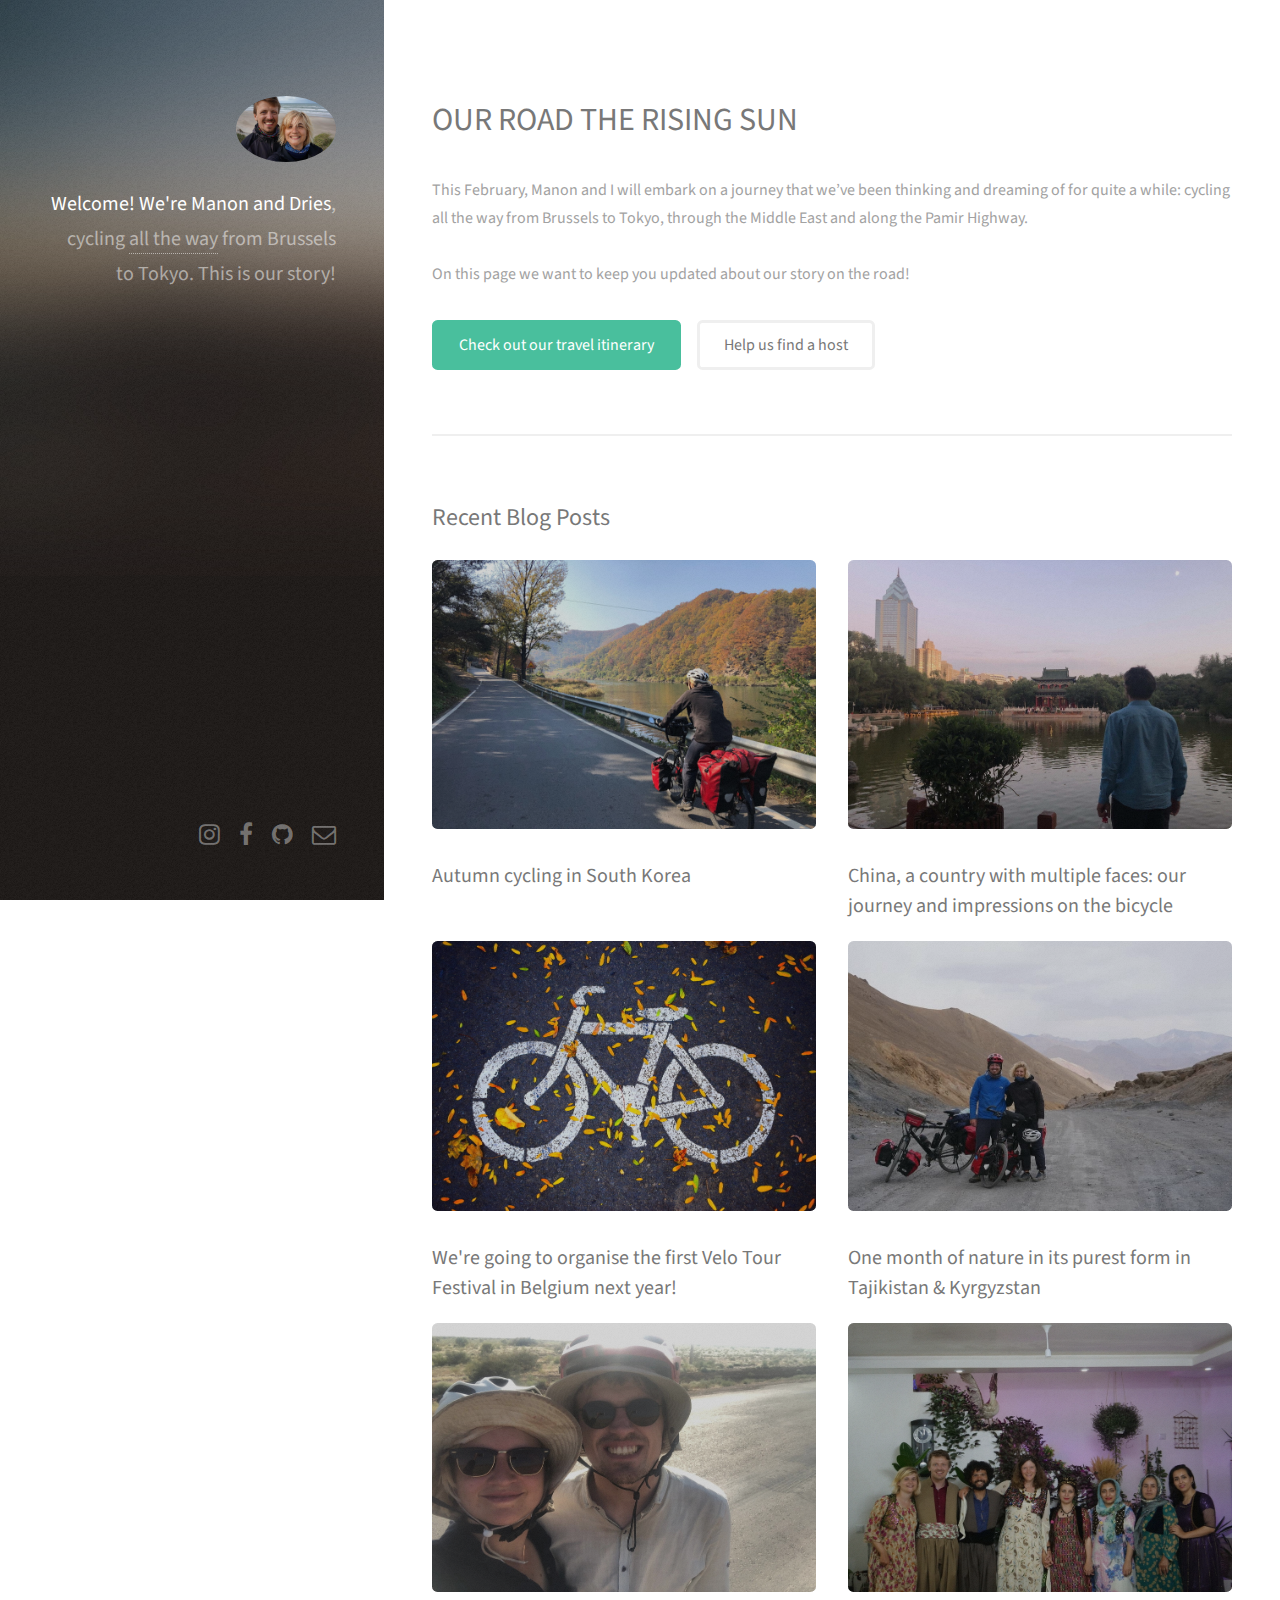
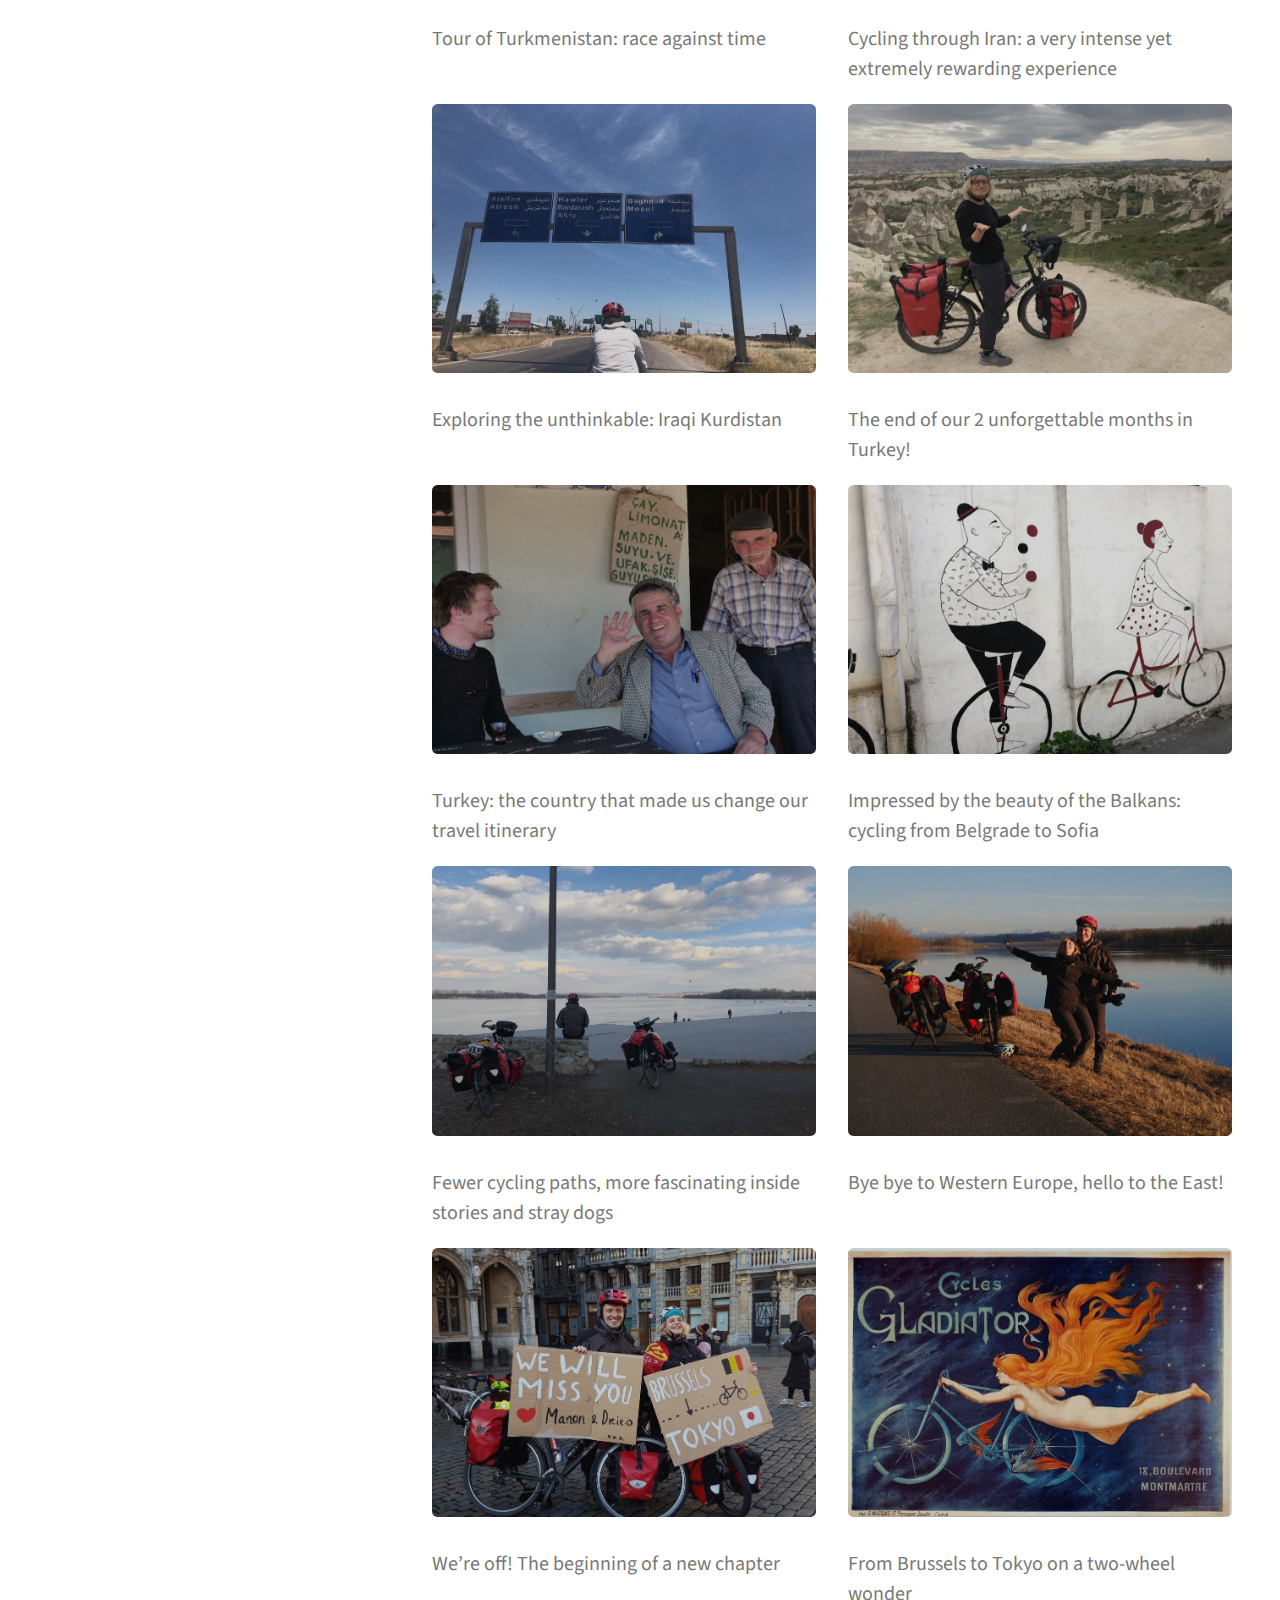
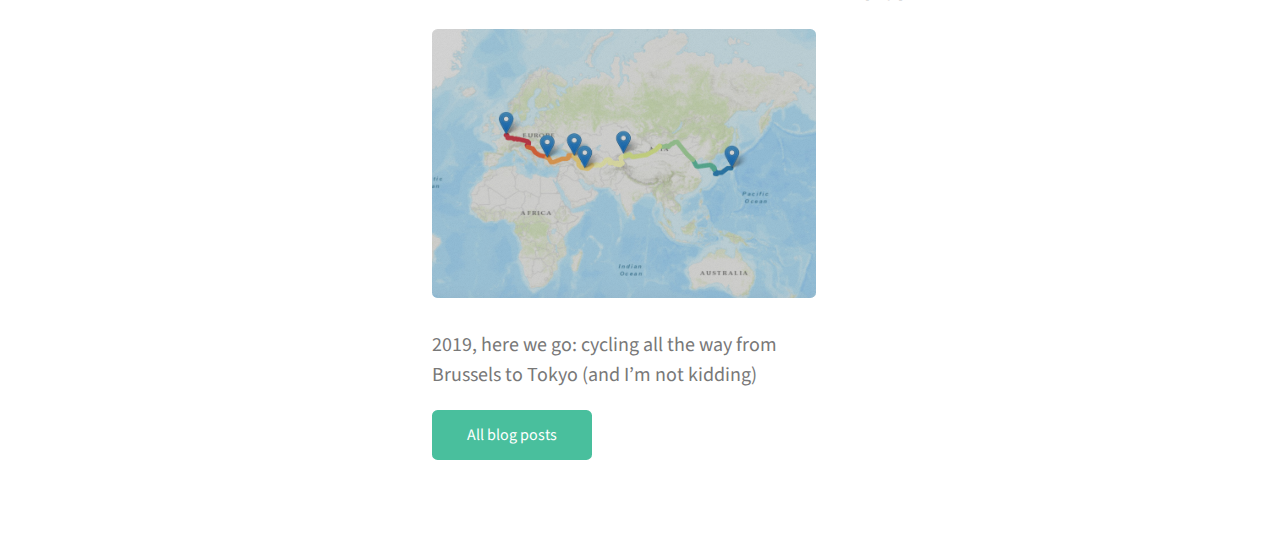
<file: blog.html>
<!DOCTYPE HTML>
<!--
	Strata by HTML5 UP
	html5up.net | @ajlkn
	Free for personal and commercial use under the CCA 3.0 license (html5up.net/license)
-->
<html>
	<head>
		<title>Road to the Rising Sun</title>
		<meta charset="utf-8" />
		<meta name="viewport" content="width=device-width, initial-scale=1, user-scalable=no" />
		<link rel="stylesheet" href="assets/css/main.css" />
	</head>
	<body class="is-preload">

		<!-- Header -->
			<header id="header">
				<div class="inner">
					<a href="#" class="image avatar"><img src="images/Avatar-team.jpg" alt="" /></a>
					<h1><strong>Welcome! We're Manon and Dries</strong>, cycling <a href="https://roadtotherisingsun.be/">all the way</a> from Brussels to Tokyo. This is our story!</h1>
				</div>
			</header>

		<!-- Main -->
			<div id="main">

				<!-- One -->
					<section id="one">
						<header class="major">
				        <h2>OUR ROAD THE RISING SUN</h2>
						</header>
						<p>This February, Manon and I will embark on a journey that we’ve been thinking and dreaming of for quite a while: cycling all the way from Brussels to Tokyo, through the Middle East and along the Pamir Highway. <br><br>On this page we want to keep you updated about our story on the road!</p>
                        <ul class="actions">
								<li><a href="index.html" target="_blank" class="button primary">Check out our travel itinerary</a></li>
								<li><a href="https://goo.gl/forms/TqDCcqIWhUJdXmvv2" target="_blank" class="button">Help us find a host</a></li>
				        </ul>
					</section>

				<!-- Two -->
					<section id="two">
						<h2>Recent Blog Posts</h2>
						<div class="row">
							<article class="col-6 col-12-xsmall">
								<a href="https://medium.com/road-to-the-rising-sun/autumn-cycling-in-south-korea-4c754d76fb71" target="_blank" class="image fit thumb"><img src="images/Autumn.jpg" alt="" /></a>
								<h3>Autumn cycling in South Korea</h3>
							</article>
							<article class="col-6 col-12-xsmall">
								<a href="https://medium.com/road-to-the-rising-sun/china-a-country-with-multiple-faces-our-journey-and-impressions-on-the-bicycle-4c38e9a638ab" target="_blank" class="image fit thumb"><img src="images/China.jpg" alt="" /></a>
								<h3>China, a country with multiple faces: our journey and impressions on the bicycle</h3>
							</article>
							<article class="col-6 col-12-xsmall">
								<a href="https://velotourfestival.be/" target="_blank" class="image fit thumb"><img src="images/velotourfestival.jpg" alt="" /></a>
								<h3>We're going to organise the first Velo Tour Festival in Belgium next year!</h3>
							</article>
							<article class="col-6 col-12-xsmall">
								<a href="https://medium.com/road-to-the-rising-sun/one-month-of-nature-in-its-purest-form-in-tajikistan-kyrgyzstan-dbcd5d310e9b" target="_blank" class="image fit thumb"><img src="images/Akbaital.jpg" alt="" /></a>
								<h3>One month of nature in its purest form in Tajikistan & Kyrgyzstan</h3>
							</article>
							<article class="col-6 col-12-xsmall">
								<a href="https://medium.com/road-to-the-rising-sun/tour-of-turkmenistan-race-against-time-5db84b508a06" target="_blank" class="image fit thumb"><img src="images/heatprotection.jpg" alt="" /></a>
								<h3>Tour of Turkmenistan: race against time</h3>
							</article>
							<article class="col-6 col-12-xsmall">
								<a href="https://medium.com/road-to-the-rising-sun/cycling-through-iran-a-very-intense-yet-extremely-rewarding-experience-b1c43f29591b" target="_blank" class="image fit thumb"><img src="images/clothes.jpg" alt="" /></a>
								<h3>Cycling through Iran: a very intense yet extremely rewarding experience</h3>
							</article>
							<article class="col-6 col-12-xsmall">
								<a href="https://medium.com/road-to-the-rising-sun/exploring-the-unthinkable-iraqi-kurdistan-f98960587747" target="_blank" class="image fit thumb"><img src="images/IraqiKurdistan.jpg" alt="" /></a>
								<h3>Exploring the unthinkable: Iraqi Kurdistan</h3>
							</article>
							<article class="col-6 col-12-xsmall">
								<a href="https://medium.com/road-to-the-rising-sun/the-end-of-our-2-unforgettable-months-in-turkey-d959fcf43f79" target="_blank" class="image fit thumb"><img src="images/Manon-LoveValley.jpg" alt="" /></a>
								<h3>The end of our 2 unforgettable months in Turkey!</h3>
							</article>
							<article class="col-6 col-12-xsmall">
								<a href="https://medium.com/road-to-the-rising-sun/turkey-the-country-that-made-us-change-our-travel-itinerary-199e32a3b0bd" target="_blank" class="image fit thumb"><img src="images/Caywithlocals.jpg" alt="" /></a>
								<h3>Turkey: the country that made us change our travel itinerary</h3>
							</article>
							<article class="col-6 col-12-xsmall">
								<a href="https://medium.com/road-to-the-rising-sun/impressed-by-the-beauty-of-the-balkans-cycling-from-belgrade-to-sofia-239482c65aca" target="_blank" class="image fit thumb"><img src="images/CyclistsBelgrade.jpg" alt="" /></a>
								<h3>Impressed by the beauty of the Balkans: cycling from Belgrade to Sofia</h3>
							</article>
							<article class="col-6 col-12-xsmall">
								<a href="https://medium.com/road-to-the-rising-sun/fewer-cycling-paths-more-fascinating-inside-stories-and-stray-dogs-af11f5567bc1" target="_blank" class="image fit thumb"><img src="images/Belgrade.jpg" alt="" /></a>
								<h3>Fewer cycling paths, more fascinating inside stories and stray dogs</h3>
							</article>
							<article class="col-6 col-12-xsmall">
									<a href="https://medium.com/road-to-the-rising-sun/bye-bye-to-western-europe-hello-to-the-east-e76549c9f94a?fbclid=IwAR0K2A50F23NcOvo1wyIlqQWmmsMSbB60Hisw0o-HbxS-Bjrnsyel2FLpnk" target="_blank" class="image fit thumb"><img src="images/Along-Danube.jpg" alt="" /></a>
									<h3>Bye bye to Western Europe, hello to the East!</h3>
							</article>
							<article class="col-6 col-12-xsmall">
								<a href="https://medium.com/road-to-the-rising-sun/were-off-the-beginning-of-a-new-chapter-60fb434c6771" target="_blank" class="image fit thumb"><img src="images/Departure-Brussels.jpg" alt="" /></a>
								<h3>We’re off! The beginning of a new chapter</h3>
							</article>
							<article class="col-6 col-12-xsmall">
								<a href="https://medium.com/road-to-the-rising-sun/from-brussels-to-tokyo-on-a-two-wheel-wonder-62bed2f486a0" target="_blank" class="image fit thumb"><img src="images/Cycles-Gladiator.jpg" alt="" /></a>
								<h3>From Brussels to Tokyo on a two-wheel wonder</h3>
							</article>
							<article class="col-6 col-12-xsmall">
								<a href="https://medium.com/road-to-the-rising-sun/2019-here-we-go-cycling-all-the-way-from-brussels-to-tokyo-and-im-not-kidding-c389e55a2b69" target="_blank" class="image fit thumb"><img src="images/Itinerary.jpg" alt="" /></a>
								<h3>2019, here we go: cycling all the way from Brussels to Tokyo (and I’m not kidding)</h3>
							</article>
						</div>
						<ul class="actions">
							<li><a href="https://medium.com/road-to-the-rising-sun" class="button primary">All blog posts</a></li>
						</ul>
					</section>

				<!-- Three -->
                <!--
					<section id="three">
						<h2>Get In Touch</h2>
						<p>This travel journey is not about cycling. It's about discovering new places, , meeting new people. Please feel free to get in touch! We'd be very happy to meet you.</p>
						<div class="row">
							<div class="col-8 col-12-small">
								<form method="post" action="#">
									<div class="row gtr-uniform gtr-50">
										<div class="col-6 col-12-xsmall"><input type="text" name="name" id="name" placeholder="Name" /></div>
										<div class="col-6 col-12-xsmall"><input type="email" name="email" id="email" placeholder="Email" /></div>
										<div class="col-12"><textarea name="message" id="message" placeholder="Message" rows="4"></textarea></div>
									</div>
								</form>
								<ul class="actions">
									<li><input type="submit" value="Send Message" /></li>
								</ul>
							</div>
							<div class="col-4 col-12-small">
								<ul class="labeled-icons">
									<li>
										<h3 class="icon fa-home"><span class="label">Address</span></h3>
										1234 Somewhere Rd.<br />
										Nashville, TN 00000<br />
										United States
									</li>
									<li>
										<h3 class="icon fa-mobile"><span class="label">Phone</span></h3>
										000-000-0000
									</li>
									<li>
										<h3 class="icon fa-envelope-o"><span class="label">Email</span></h3>
										<a href="#">hello@untitled.tld</a>
									</li>
								</ul>
							</div>
						</div>
					</section>
                -->
				<!-- Four -->
				<!--
					<section id="four">
						<h2>Elements</h2>

						<section>
							<h4>Text</h4>
							<p>This is <b>bold</b> and this is <strong>strong</strong>. This is <i>italic</i> and this is <em>emphasized</em>.
							This is <sup>superscript</sup> text and this is <sub>subscript</sub> text.
							This is <u>underlined</u> and this is code: <code>for (;;) { ... }</code>. Finally, <a href="#">this is a link</a>.</p>
							<hr />
							<header>
								<h4>Heading with a Subtitle</h4>
								<p>Lorem ipsum dolor sit amet nullam id egestas urna aliquam</p>
							</header>
							<p>Nunc lacinia ante nunc ac lobortis. Interdum adipiscing gravida odio porttitor sem non mi integer non faucibus ornare mi ut ante amet placerat aliquet. Volutpat eu sed ante lacinia sapien lorem accumsan varius montes viverra nibh in adipiscing blandit tempus accumsan.</p>
							<header>
								<h5>Heading with a Subtitle</h5>
								<p>Lorem ipsum dolor sit amet nullam id egestas urna aliquam</p>
							</header>
							<p>Nunc lacinia ante nunc ac lobortis. Interdum adipiscing gravida odio porttitor sem non mi integer non faucibus ornare mi ut ante amet placerat aliquet. Volutpat eu sed ante lacinia sapien lorem accumsan varius montes viverra nibh in adipiscing blandit tempus accumsan.</p>
							<hr />
							<h2>Heading Level 2</h2>
							<h3>Heading Level 3</h3>
							<h4>Heading Level 4</h4>
							<h5>Heading Level 5</h5>
							<h6>Heading Level 6</h6>
							<hr />
							<h5>Blockquote</h5>
							<blockquote>Fringilla nisl. Donec accumsan interdum nisi, quis tincidunt felis sagittis eget tempus euismod. Vestibulum ante ipsum primis in faucibus vestibulum. Blandit adipiscing eu felis iaculis volutpat ac adipiscing accumsan faucibus. Vestibulum ante ipsum primis in faucibus lorem ipsum dolor sit amet nullam adipiscing eu felis.</blockquote>
							<h5>Preformatted</h5>
							<pre><code>i = 0;

while (!deck.isInOrder()) {
print 'Iteration ' + i;
deck.shuffle();
i++;
}

print 'It took ' + i + ' iterations to sort the deck.';</code></pre>
						</section>

						<section>
							<h4>Lists</h4>
							<div class="row">
								<div class="col-6 col-12-xsmall">
									<h5>Unordered</h5>
									<ul>
										<li>Dolor pulvinar etiam magna etiam.</li>
										<li>Sagittis adipiscing lorem eleifend.</li>
										<li>Felis enim feugiat dolore viverra.</li>
									</ul>
									<h5>Alternate</h5>
									<ul class="alt">
										<li>Dolor pulvinar etiam magna etiam.</li>
										<li>Sagittis adipiscing lorem eleifend.</li>
										<li>Felis enim feugiat dolore viverra.</li>
									</ul>
								</div>
								<div class="col-6 col-12-xsmall">
									<h5>Ordered</h5>
									<ol>
										<li>Dolor pulvinar etiam magna etiam.</li>
										<li>Etiam vel felis at lorem sed viverra.</li>
										<li>Felis enim feugiat dolore viverra.</li>
										<li>Dolor pulvinar etiam magna etiam.</li>
										<li>Etiam vel felis at lorem sed viverra.</li>
										<li>Felis enim feugiat dolore viverra.</li>
									</ol>
									<h5>Icons</h5>
									<ul class="icons">
										<li><a href="#" class="icon fa-twitter"><span class="label">Twitter</span></a></li>
										<li><a href="#" class="icon fa-facebook"><span class="label">Facebook</span></a></li>
										<li><a href="#" class="icon fa-instagram"><span class="label">Instagram</span></a></li>
										<li><a href="#" class="icon fa-github"><span class="label">Github</span></a></li>
										<li><a href="#" class="icon fa-dribbble"><span class="label">Dribbble</span></a></li>
										<li><a href="#" class="icon fa-tumblr"><span class="label">Tumblr</span></a></li>
									</ul>
								</div>
							</div>
							<h5>Actions</h5>
							<ul class="actions">
								<li><a href="#" class="button primary">Default</a></li>
								<li><a href="#" class="button">Default</a></li>
							</ul>
							<ul class="actions small">
								<li><a href="#" class="button primary small">Small</a></li>
								<li><a href="#" class="button small">Small</a></li>
							</ul>
							<div class="row">
								<div class="col-6 col-12-small">
									<ul class="actions stacked">
										<li><a href="#" class="button primary">Default</a></li>
										<li><a href="#" class="button">Default</a></li>
									</ul>
								</div>
								<div class="col-6 col-12-small">
									<ul class="actions stacked">
										<li><a href="#" class="button primary small">Small</a></li>
										<li><a href="#" class="button small">Small</a></li>
									</ul>
								</div>
								<div class="col-6 col-12-small">
									<ul class="actions stacked">
										<li><a href="#" class="button primary fit">Default</a></li>
										<li><a href="#" class="button fit">Default</a></li>
									</ul>
								</div>
								<div class="col-6 col-12-small">
									<ul class="actions stacked">
										<li><a href="#" class="button primary small fit">Small</a></li>
										<li><a href="#" class="button small fit">Small</a></li>
									</ul>
								</div>
							</div>
						</section>

						<section>
							<h4>Table</h4>
							<h5>Default</h5>
							<div class="table-wrapper">
								<table>
									<thead>
										<tr>
											<th>Name</th>
											<th>Description</th>
											<th>Price</th>
										</tr>
									</thead>
									<tbody>
										<tr>
											<td>Item One</td>
											<td>Ante turpis integer aliquet porttitor.</td>
											<td>29.99</td>
										</tr>
										<tr>
											<td>Item Two</td>
											<td>Vis ac commodo adipiscing arcu aliquet.</td>
											<td>19.99</td>
										</tr>
										<tr>
											<td>Item Three</td>
											<td> Morbi faucibus arcu accumsan lorem.</td>
											<td>29.99</td>
										</tr>
										<tr>
											<td>Item Four</td>
											<td>Vitae integer tempus condimentum.</td>
											<td>19.99</td>
										</tr>
										<tr>
											<td>Item Five</td>
											<td>Ante turpis integer aliquet porttitor.</td>
											<td>29.99</td>
										</tr>
									</tbody>
									<tfoot>
										<tr>
											<td colspan="2"></td>
											<td>100.00</td>
										</tr>
									</tfoot>
								</table>
							</div>

							<h5>Alternate</h5>
							<div class="table-wrapper">
								<table class="alt">
									<thead>
										<tr>
											<th>Name</th>
											<th>Description</th>
											<th>Price</th>
										</tr>
									</thead>
									<tbody>
										<tr>
											<td>Item One</td>
											<td>Ante turpis integer aliquet porttitor.</td>
											<td>29.99</td>
										</tr>
										<tr>
											<td>Item Two</td>
											<td>Vis ac commodo adipiscing arcu aliquet.</td>
											<td>19.99</td>
										</tr>
										<tr>
											<td>Item Three</td>
											<td> Morbi faucibus arcu accumsan lorem.</td>
											<td>29.99</td>
										</tr>
										<tr>
											<td>Item Four</td>
											<td>Vitae integer tempus condimentum.</td>
											<td>19.99</td>
										</tr>
										<tr>
											<td>Item Five</td>
											<td>Ante turpis integer aliquet porttitor.</td>
											<td>29.99</td>
										</tr>
									</tbody>
									<tfoot>
										<tr>
											<td colspan="2"></td>
											<td>100.00</td>
										</tr>
									</tfoot>
								</table>
							</div>
						</section>

						<section>
							<h4>Buttons</h4>
							<ul class="actions">
								<li><a href="#" class="button primary">Primary</a></li>
								<li><a href="#" class="button">Default</a></li>
							</ul>
							<ul class="actions">
								<li><a href="#" class="button large">Large</a></li>
								<li><a href="#" class="button">Default</a></li>
								<li><a href="#" class="button small">Small</a></li>
							</ul>
							<ul class="actions fit">
								<li><a href="#" class="button primary fit">Fit</a></li>
								<li><a href="#" class="button fit">Fit</a></li>
							</ul>
							<ul class="actions fit small">
								<li><a href="#" class="button primary fit small">Fit + Small</a></li>
								<li><a href="#" class="button fit small">Fit + Small</a></li>
							</ul>
							<ul class="actions">
								<li><a href="#" class="button primary icon fa-download">Icon</a></li>
								<li><a href="#" class="button icon fa-download">Icon</a></li>
							</ul>
							<ul class="actions">
								<li><span class="button primary disabled">Primary</span></li>
								<li><span class="button disabled">Default</span></li>
							</ul>
						</section>

						<section>
							<h4>Form</h4>
							<form method="post" action="#">
								<div class="row gtr-uniform gtr-50">
									<div class="col-6 col-12-xsmall">
										<input type="text" name="demo-name" id="demo-name" value="" placeholder="Name" />
									</div>
									<div class="col-6 col-12-xsmall">
										<input type="email" name="demo-email" id="demo-email" value="" placeholder="Email" />
									</div>
									<div class="col-12">
										<select name="demo-category" id="demo-category">
											<option value="">- Category -</option>
											<option value="1">Manufacturing</option>
											<option value="1">Shipping</option>
											<option value="1">Administration</option>
											<option value="1">Human Resources</option>
										</select>
									</div>
									<div class="col-4 col-12-small">
										<input type="radio" id="demo-priority-low" name="demo-priority" checked>
										<label for="demo-priority-low">Low Priority</label>
									</div>
									<div class="col-4 col-12-small">
										<input type="radio" id="demo-priority-normal" name="demo-priority">
										<label for="demo-priority-normal">Normal Priority</label>
									</div>
									<div class="col-4 col-12-small">
										<input type="radio" id="demo-priority-high" name="demo-priority">
										<label for="demo-priority-high">High Priority</label>
									</div>
									<div class="col-6 col-12-small">
										<input type="checkbox" id="demo-copy" name="demo-copy">
										<label for="demo-copy">Email me a copy of this message</label>
									</div>
									<div class="col-6 col-12-small">
										<input type="checkbox" id="demo-human" name="demo-human" checked>
										<label for="demo-human">I am a human and not a robot</label>
									</div>
									<div class="col-12">
										<textarea name="demo-message" id="demo-message" placeholder="Enter your message" rows="6"></textarea>
									</div>
									<div class="col-12">
										<ul class="actions">
											<li><input type="submit" value="Send Message" class="primary" /></li>
											<li><input type="reset" value="Reset" /></li>
										</ul>
									</div>
								</div>
							</form>
						</section>

						<section>
							<h4>Image</h4>
							<h5>Fit</h5>
							<div class="box alt">
								<div class="row gtr-50 gtr-uniform">
									<div class="col-12"><span class="image fit"><img src="images/fulls/05.jpg" alt="" /></span></div>
									<div class="col-4"><span class="image fit"><img src="images/thumbs/01.jpg" alt="" /></span></div>
									<div class="col-4"><span class="image fit"><img src="images/thumbs/02.jpg" alt="" /></span></div>
									<div class="col-4"><span class="image fit"><img src="images/thumbs/03.jpg" alt="" /></span></div>
									<div class="col-4"><span class="image fit"><img src="images/thumbs/04.jpg" alt="" /></span></div>
									<div class="col-4"><span class="image fit"><img src="images/thumbs/05.jpg" alt="" /></span></div>
									<div class="col-4"><span class="image fit"><img src="images/thumbs/06.jpg" alt="" /></span></div>
									<div class="col-4"><span class="image fit"><img src="images/thumbs/03.jpg" alt="" /></span></div>
									<div class="col-4"><span class="image fit"><img src="images/thumbs/02.jpg" alt="" /></span></div>
									<div class="col-4"><span class="image fit"><img src="images/thumbs/01.jpg" alt="" /></span></div>
								</div>
							</div>
							<h5>Left &amp; Right</h5>
							<p><span class="image left"><img src="images/avatar.jpg" alt="" /></span>Fringilla nisl. Donec accumsan interdum nisi, quis tincidunt felis sagittis eget. tempus euismod. Vestibulum ante ipsum primis in faucibus vestibulum. Blandit adipiscing eu felis iaculis volutpat ac adipiscing accumsan eu faucibus. Integer ac pellentesque praesent tincidunt felis sagittis eget. tempus euismod. Vestibulum ante ipsum primis in faucibus vestibulum. Blandit adipiscing eu felis iaculis volutpat ac adipiscing accumsan eu faucibus. Integer ac pellentesque praesent. Donec accumsan interdum nisi, quis tincidunt felis sagittis eget. tempus euismod. Vestibulum ante ipsum primis in faucibus vestibulum. Blandit adipiscing eu felis iaculis volutpat ac adipiscing accumsan eu faucibus. Integer ac pellentesque praesent tincidunt felis sagittis eget. tempus euismod. Vestibulum ante ipsum primis in faucibus vestibulum. Blandit adipiscing eu felis iaculis volutpat ac adipiscing accumsan eu faucibus. Integer ac pellentesque praesent.</p>
							<p><span class="image right"><img src="images/avatar.jpg" alt="" /></span>Fringilla nisl. Donec accumsan interdum nisi, quis tincidunt felis sagittis eget. tempus euismod. Vestibulum ante ipsum primis in faucibus vestibulum. Blandit adipiscing eu felis iaculis volutpat ac adipiscing accumsan eu faucibus. Integer ac pellentesque praesent tincidunt felis sagittis eget. tempus euismod. Vestibulum ante ipsum primis in faucibus vestibulum. Blandit adipiscing eu felis iaculis volutpat ac adipiscing accumsan eu faucibus. Integer ac pellentesque praesent. Donec accumsan interdum nisi, quis tincidunt felis sagittis eget. tempus euismod. Vestibulum ante ipsum primis in faucibus vestibulum. Blandit adipiscing eu felis iaculis volutpat ac adipiscing accumsan eu faucibus. Integer ac pellentesque praesent tincidunt felis sagittis eget. tempus euismod. Vestibulum ante ipsum primis in faucibus vestibulum. Blandit adipiscing eu felis iaculis volutpat ac adipiscing accumsan eu faucibus. Integer ac pellentesque praesent.</p>
						</section>

					</section>
				-->

			</div>

		<!-- Footer -->
			<footer id="footer">
				<div class="inner">
					<ul class="icons">
						<li><a href="https://www.instagram.com/_roadtotherisingsun/" target="_blank" class="icon fa-instagram"><span class="label">Instagram</span></a></li>
						<li><a href="https://www.facebook.com/RoadToTheRisingSun" target="_blank" class="icon fa-facebook"><span class="label">Facebook</span></a></li>
						<li><a href="https://github.com/Driesvanransbeeck/biketour" target="_blank" class="icon fa-github"><span class="label">Github</span></a></li>
						<li><a href="mailto:driesvanransbeeck@gmail.com" target="_blank" class="icon fa-envelope-o"><span class="label">Email</span></a></li>
					</ul>
				</div>
			</footer>

		<!-- Scripts -->
			<script src="assets/js/jquery.min.js"></script>
			<script src="assets/js/jquery.poptrox.min.js"></script>
			<script src="assets/js/browser.min.js"></script>
			<script src="assets/js/breakpoints.min.js"></script>
			<script src="assets/js/util.js"></script>
			<script src="assets/js/main.js"></script>

	</body>
</html>
</file>
<file: assets/css/main.css>
@import url("font-awesome.min.css");
@import url("https://fonts.googleapis.com/css?family=Source+Sans+Pro:400,400italic");

/*
	Strata by HTML5 UP
	html5up.net | @ajlkn
	Free for personal and commercial use under the CCA 3.0 license (html5up.net/license)
*/

html, body, div, span, applet, object,
iframe, h1, h2, h3, h4, h5, h6, p, blockquote,
pre, a, abbr, acronym, address, big, cite,
code, del, dfn, em, img, ins, kbd, q, s, samp,
small, strike, strong, sub, sup, tt, var, b,
u, i, center, dl, dt, dd, ol, ul, li, fieldset,
form, label, legend, table, caption, tbody,
tfoot, thead, tr, th, td, article, aside,
canvas, details, embed, figure, figcaption,
footer, header, hgroup, menu, nav, output, ruby,
section, summary, time, mark, audio, video {
	margin: 0;
	padding: 0;
	border: 0;
	font-size: 100%;
	font: inherit;
	vertical-align: baseline;}

article, aside, details, figcaption, figure,
footer, header, hgroup, menu, nav, section {
	display: block;}

body {
	line-height: 1;
}

ol, ul {
	list-style: none;
}

blockquote, q {
	quotes: none;
}

	blockquote:before, blockquote:after, q:before, q:after {
		content: '';
		content: none;
	}

table {
	border-collapse: collapse;
	border-spacing: 0;
}

body {
	-webkit-text-size-adjust: none;
}

mark {
	background-color: transparent;
	color: inherit;
}

input::-moz-focus-inner {
	border: 0;
	padding: 0;
}

input, select, textarea {
	-moz-appearance: none;
	-webkit-appearance: none;
	-ms-appearance: none;
	appearance: none;
}

/* Basic */

	html {
		box-sizing: border-box;
	}

	*, *:before, *:after {
		box-sizing: inherit;
	}

	body {
		background: #fff;
	}

		body.is-preload *, body.is-preload *:before, body.is-preload *:after {
			-moz-animation: none !important;
			-webkit-animation: none !important;
			-ms-animation: none !important;
			animation: none !important;
			-moz-transition: none !important;
			-webkit-transition: none !important;
			-ms-transition: none !important;
			transition: none !important;
		}

	body, input, select, textarea {
		color: #a2a2a2;
		font-family: "Source Sans Pro", Helvetica, sans-serif;
		font-size: 16pt;
		font-weight: 400;
		line-height: 1.75em;
	}

	a {
		-moz-transition: color 0.2s ease-in-out, border-color 0.2s ease-in-out;
		-webkit-transition: color 0.2s ease-in-out, border-color 0.2s ease-in-out;
		-ms-transition: color 0.2s ease-in-out, border-color 0.2s ease-in-out;
		transition: color 0.2s ease-in-out, border-color 0.2s ease-in-out;
		border-bottom: dotted 1px;
		color: #49bf9d;
		text-decoration: none;
	}

		a:hover {
			border-bottom-color: transparent;
			color: #49bf9d !important;
			text-decoration: none;
		}

	strong, b {
		color: #787878;
		font-weight: 400;
	}

	em, i {
		font-style: italic;
	}

	p {
		margin: 0 0 2em 0;
	}

	h1, h2, h3, h4, h5, h6 {
		color: #787878;
		font-weight: 400;
		line-height: 1em;
		margin: 0 0 1em 0;
	}

		h1 a, h2 a, h3 a, h4 a, h5 a, h6 a {
			color: inherit;
			text-decoration: none;
		}

	h1 {
		font-size: 2em;
		line-height: 1.5em;
	}

	h2 {
		font-size: 1.5em;
		line-height: 1.5em;
	}

	h3 {
		font-size: 1.25em;
		line-height: 1.5em;
	}

	h4 {
		font-size: 1.1em;
		line-height: 1.5em;
	}

	h5 {
		font-size: 0.9em;
		line-height: 1.5em;
	}

	h6 {
		font-size: 0.7em;
		line-height: 1.5em;
	}

	sub {
		font-size: 0.8em;
		position: relative;
		top: 0.5em;
	}

	sup {
		font-size: 0.8em;
		position: relative;
		top: -0.5em;
	}

	hr {
		border: 0;
		border-bottom: solid 2px #efefef;
		margin: 2em 0;
	}

		hr.major {
			margin: 3em 0;
		}

	blockquote {
		border-left: solid 6px #efefef;
		font-style: italic;
		margin: 0 0 2em 0;
		padding: 0.5em 0 0.5em 1.5em;
	}

	code {
		background: #f7f7f7;
		border-radius: 0.35em;
		border: solid 2px #efefef;
		font-family: "Courier New", monospace;
		font-size: 0.9em;
		margin: 0 0.25em;
		padding: 0.25em 0.65em;
	}

	pre {
		-webkit-overflow-scrolling: touch;
		font-family: "Courier New", monospace;
		font-size: 0.9em;
		margin: 0 0 2em 0;
	}

		pre code {
			display: block;
			line-height: 1.75em;
			padding: 1em 1.5em;
			overflow-x: auto;
		}

	.align-left {
		text-align: left;
	}

	.align-center {
		text-align: center;
	}

	.align-right {
		text-align: right;
	}

/* Container */

	.container {
		margin: 0 auto;
		max-width: calc(100% - 4em);
		width: 100%;
	}

		.container.xsmall {
			width: 25%;
		}

		.container.small {
			width: 50%;
		}

		.container.medium {
			width: 75%;
		}

		.container.large {
			width: 125%;
		}

		.container.xlarge {
			width: 150%;
		}

		.container.max {
			width: 100%;
		}

		@media screen and (max-width: 980px) {

			.container {
				width: 100% !important;
				max-width: 100% !important;
			}

		}

		@media screen and (max-width: 480px) {

			.container {
				max-width: calc(100% - 3em);
			}

		}

/* Row */

	.row {
		display: flex;
		flex-wrap: wrap;
		box-sizing: border-box;
		align-items: stretch;
	}

		.row > * {
			box-sizing: border-box;
		}

		.row.gtr-uniform > * > :last-child {
			margin-bottom: 0;
		}

		.row.aln-left {
			justify-content: flex-start;
		}

		.row.aln-center {
			justify-content: center;
		}

		.row.aln-right {
			justify-content: flex-end;
		}

		.row.aln-top {
			align-items: flex-start;
		}

		.row.aln-middle {
			align-items: center;
		}

		.row.aln-bottom {
			align-items: flex-end;
		}

		.row > .imp {
			order: -1;
		}

		.row > .col-1 {
			width: 8.3333333333%;
		}

		.row > .off-1 {
			margin-left: 8.3333333333%;
		}

		.row > .col-2 {
			width: 16.6666666667%;
		}

		.row > .off-2 {
			margin-left: 16.6666666667%;
		}

		.row > .col-3 {
			width: 25%;
		}

		.row > .off-3 {
			margin-left: 25%;
		}

		.row > .col-4 {
			width: 33.3333333333%;
		}

		.row > .off-4 {
			margin-left: 33.3333333333%;
		}

		.row > .col-5 {
			width: 41.6666666667%;
		}

		.row > .off-5 {
			margin-left: 41.6666666667%;
		}

		.row > .col-6 {
			width: 50%;
		}

		.row > .off-6 {
			margin-left: 50%;
		}

		.row > .col-7 {
			width: 58.3333333333%;
		}

		.row > .off-7 {
			margin-left: 58.3333333333%;
		}

		.row > .col-8 {
			width: 66.6666666667%;
		}

		.row > .off-8 {
			margin-left: 66.6666666667%;
		}

		.row > .col-9 {
			width: 75%;
		}

		.row > .off-9 {
			margin-left: 75%;
		}

		.row > .col-10 {
			width: 83.3333333333%;
		}

		.row > .off-10 {
			margin-left: 83.3333333333%;
		}

		.row > .col-11 {
			width: 91.6666666667%;
		}

		.row > .off-11 {
			margin-left: 91.6666666667%;
		}

		.row > .col-12 {
			width: 100%;
		}

		.row > .off-12 {
			margin-left: 100%;
		}

		.row.gtr-0 {
			margin-top: 0;
			margin-left: 0em;
		}

			.row.gtr-0 > * {
				padding: 0 0 0 0em;
			}

			.row.gtr-0.gtr-uniform {
				margin-top: 0em;
			}

				.row.gtr-0.gtr-uniform > * {
					padding-top: 0em;
				}

		.row.gtr-25 {
			margin-top: 0;
			margin-left: -0.625em;
		}

			.row.gtr-25 > * {
				padding: 0 0 0 0.625em;
			}

			.row.gtr-25.gtr-uniform {
				margin-top: -0.625em;
			}

				.row.gtr-25.gtr-uniform > * {
					padding-top: 0.625em;
				}

		.row.gtr-50 {
			margin-top: 0;
			margin-left: -1.25em;
		}

			.row.gtr-50 > * {
				padding: 0 0 0 1.25em;
			}

			.row.gtr-50.gtr-uniform {
				margin-top: -1.25em;
			}

				.row.gtr-50.gtr-uniform > * {
					padding-top: 1.25em;
				}

		.row {
			margin-top: 0;
			margin-left: -2.5em;
		}

			.row > * {
				padding: 0 0 0 2.5em;
			}

			.row.gtr-uniform {
				margin-top: -2.5em;
			}

				.row.gtr-uniform > * {
					padding-top: 2.5em;
				}

		.row.gtr-150 {
			margin-top: 0;
			margin-left: -3.75em;
		}

			.row.gtr-150 > * {
				padding: 0 0 0 3.75em;
			}

			.row.gtr-150.gtr-uniform {
				margin-top: -3.75em;
			}

				.row.gtr-150.gtr-uniform > * {
					padding-top: 3.75em;
				}

		.row.gtr-200 {
			margin-top: 0;
			margin-left: -5em;
		}

			.row.gtr-200 > * {
				padding: 0 0 0 5em;
			}

			.row.gtr-200.gtr-uniform {
				margin-top: -5em;
			}

				.row.gtr-200.gtr-uniform > * {
					padding-top: 5em;
				}

		@media screen and (max-width: 1800px) {

			.row {
				display: flex;
				flex-wrap: wrap;
				box-sizing: border-box;
				align-items: stretch;
			}

				.row > * {
					box-sizing: border-box;
				}

				.row.gtr-uniform > * > :last-child {
					margin-bottom: 0;
				}

				.row.aln-left {
					justify-content: flex-start;
				}

				.row.aln-center {
					justify-content: center;
				}

				.row.aln-right {
					justify-content: flex-end;
				}

				.row.aln-top {
					align-items: flex-start;
				}

				.row.aln-middle {
					align-items: center;
				}

				.row.aln-bottom {
					align-items: flex-end;
				}

				.row > .imp-xlarge {
					order: -1;
				}

				.row > .col-1-xlarge {
					width: 8.3333333333%;
				}

				.row > .off-1-xlarge {
					margin-left: 8.3333333333%;
				}

				.row > .col-2-xlarge {
					width: 16.6666666667%;
				}

				.row > .off-2-xlarge {
					margin-left: 16.6666666667%;
				}

				.row > .col-3-xlarge {
					width: 25%;
				}

				.row > .off-3-xlarge {
					margin-left: 25%;
				}

				.row > .col-4-xlarge {
					width: 33.3333333333%;
				}

				.row > .off-4-xlarge {
					margin-left: 33.3333333333%;
				}

				.row > .col-5-xlarge {
					width: 41.6666666667%;
				}

				.row > .off-5-xlarge {
					margin-left: 41.6666666667%;
				}

				.row > .col-6-xlarge {
					width: 50%;
				}

				.row > .off-6-xlarge {
					margin-left: 50%;
				}

				.row > .col-7-xlarge {
					width: 58.3333333333%;
				}

				.row > .off-7-xlarge {
					margin-left: 58.3333333333%;
				}

				.row > .col-8-xlarge {
					width: 66.6666666667%;
				}

				.row > .off-8-xlarge {
					margin-left: 66.6666666667%;
				}

				.row > .col-9-xlarge {
					width: 75%;
				}

				.row > .off-9-xlarge {
					margin-left: 75%;
				}

				.row > .col-10-xlarge {
					width: 83.3333333333%;
				}

				.row > .off-10-xlarge {
					margin-left: 83.3333333333%;
				}

				.row > .col-11-xlarge {
					width: 91.6666666667%;
				}

				.row > .off-11-xlarge {
					margin-left: 91.6666666667%;
				}

				.row > .col-12-xlarge {
					width: 100%;
				}

				.row > .off-12-xlarge {
					margin-left: 100%;
				}

				.row.gtr-0 {
					margin-top: 0;
					margin-left: 0em;
				}

					.row.gtr-0 > * {
						padding: 0 0 0 0em;
					}

					.row.gtr-0.gtr-uniform {
						margin-top: 0em;
					}

						.row.gtr-0.gtr-uniform > * {
							padding-top: 0em;
						}

				.row.gtr-25 {
					margin-top: 0;
					margin-left: -0.625em;
				}

					.row.gtr-25 > * {
						padding: 0 0 0 0.625em;
					}

					.row.gtr-25.gtr-uniform {
						margin-top: -0.625em;
					}

						.row.gtr-25.gtr-uniform > * {
							padding-top: 0.625em;
						}

				.row.gtr-50 {
					margin-top: 0;
					margin-left: -1.25em;
				}

					.row.gtr-50 > * {
						padding: 0 0 0 1.25em;
					}

					.row.gtr-50.gtr-uniform {
						margin-top: -1.25em;
					}

						.row.gtr-50.gtr-uniform > * {
							padding-top: 1.25em;
						}

				.row {
					margin-top: 0;
					margin-left: -2.5em;
				}

					.row > * {
						padding: 0 0 0 2.5em;
					}

					.row.gtr-uniform {
						margin-top: -2.5em;
					}

						.row.gtr-uniform > * {
							padding-top: 2.5em;
						}

				.row.gtr-150 {
					margin-top: 0;
					margin-left: -3.75em;
				}

					.row.gtr-150 > * {
						padding: 0 0 0 3.75em;
					}

					.row.gtr-150.gtr-uniform {
						margin-top: -3.75em;
					}

						.row.gtr-150.gtr-uniform > * {
							padding-top: 3.75em;
						}

				.row.gtr-200 {
					margin-top: 0;
					margin-left: -5em;
				}

					.row.gtr-200 > * {
						padding: 0 0 0 5em;
					}

					.row.gtr-200.gtr-uniform {
						margin-top: -5em;
					}

						.row.gtr-200.gtr-uniform > * {
							padding-top: 5em;
						}

		}

		@media screen and (max-width: 1280px) {

			.row {
				display: flex;
				flex-wrap: wrap;
				box-sizing: border-box;
				align-items: stretch;
			}

				.row > * {
					box-sizing: border-box;
				}

				.row.gtr-uniform > * > :last-child {
					margin-bottom: 0;
				}

				.row.aln-left {
					justify-content: flex-start;
				}

				.row.aln-center {
					justify-content: center;
				}

				.row.aln-right {
					justify-content: flex-end;
				}

				.row.aln-top {
					align-items: flex-start;
				}

				.row.aln-middle {
					align-items: center;
				}

				.row.aln-bottom {
					align-items: flex-end;
				}

				.row > .imp-large {
					order: -1;
				}

				.row > .col-1-large {
					width: 8.3333333333%;
				}

				.row > .off-1-large {
					margin-left: 8.3333333333%;
				}

				.row > .col-2-large {
					width: 16.6666666667%;
				}

				.row > .off-2-large {
					margin-left: 16.6666666667%;
				}

				.row > .col-3-large {
					width: 25%;
				}

				.row > .off-3-large {
					margin-left: 25%;
				}

				.row > .col-4-large {
					width: 33.3333333333%;
				}

				.row > .off-4-large {
					margin-left: 33.3333333333%;
				}

				.row > .col-5-large {
					width: 41.6666666667%;
				}

				.row > .off-5-large {
					margin-left: 41.6666666667%;
				}

				.row > .col-6-large {
					width: 50%;
				}

				.row > .off-6-large {
					margin-left: 50%;
				}

				.row > .col-7-large {
					width: 58.3333333333%;
				}

				.row > .off-7-large {
					margin-left: 58.3333333333%;
				}

				.row > .col-8-large {
					width: 66.6666666667%;
				}

				.row > .off-8-large {
					margin-left: 66.6666666667%;
				}

				.row > .col-9-large {
					width: 75%;
				}

				.row > .off-9-large {
					margin-left: 75%;
				}

				.row > .col-10-large {
					width: 83.3333333333%;
				}

				.row > .off-10-large {
					margin-left: 83.3333333333%;
				}

				.row > .col-11-large {
					width: 91.6666666667%;
				}

				.row > .off-11-large {
					margin-left: 91.6666666667%;
				}

				.row > .col-12-large {
					width: 100%;
				}

				.row > .off-12-large {
					margin-left: 100%;
				}

				.row.gtr-0 {
					margin-top: 0;
					margin-left: 0em;
				}

					.row.gtr-0 > * {
						padding: 0 0 0 0em;
					}

					.row.gtr-0.gtr-uniform {
						margin-top: 0em;
					}

						.row.gtr-0.gtr-uniform > * {
							padding-top: 0em;
						}

				.row.gtr-25 {
					margin-top: 0;
					margin-left: -0.5em;
				}

					.row.gtr-25 > * {
						padding: 0 0 0 0.5em;
					}

					.row.gtr-25.gtr-uniform {
						margin-top: -0.5em;
					}

						.row.gtr-25.gtr-uniform > * {
							padding-top: 0.5em;
						}

				.row.gtr-50 {
					margin-top: 0;
					margin-left: -1em;
				}

					.row.gtr-50 > * {
						padding: 0 0 0 1em;
					}

					.row.gtr-50.gtr-uniform {
						margin-top: -1em;
					}

						.row.gtr-50.gtr-uniform > * {
							padding-top: 1em;
						}

				.row {
					margin-top: 0;
					margin-left: -2em;
				}

					.row > * {
						padding: 0 0 0 2em;
					}

					.row.gtr-uniform {
						margin-top: -2em;
					}

						.row.gtr-uniform > * {
							padding-top: 2em;
						}

				.row.gtr-150 {
					margin-top: 0;
					margin-left: -3em;
				}

					.row.gtr-150 > * {
						padding: 0 0 0 3em;
					}

					.row.gtr-150.gtr-uniform {
						margin-top: -3em;
					}

						.row.gtr-150.gtr-uniform > * {
							padding-top: 3em;
						}

				.row.gtr-200 {
					margin-top: 0;
					margin-left: -4em;
				}

					.row.gtr-200 > * {
						padding: 0 0 0 4em;
					}

					.row.gtr-200.gtr-uniform {
						margin-top: -4em;
					}

						.row.gtr-200.gtr-uniform > * {
							padding-top: 4em;
						}

		}

		@media screen and (max-width: 980px) {

			.row {
				display: flex;
				flex-wrap: wrap;
				box-sizing: border-box;
				align-items: stretch;
			}

				.row > * {
					box-sizing: border-box;
				}

				.row.gtr-uniform > * > :last-child {
					margin-bottom: 0;
				}

				.row.aln-left {
					justify-content: flex-start;
				}

				.row.aln-center {
					justify-content: center;
				}

				.row.aln-right {
					justify-content: flex-end;
				}

				.row.aln-top {
					align-items: flex-start;
				}

				.row.aln-middle {
					align-items: center;
				}

				.row.aln-bottom {
					align-items: flex-end;
				}

				.row > .imp-medium {
					order: -1;
				}

				.row > .col-1-medium {
					width: 8.3333333333%;
				}

				.row > .off-1-medium {
					margin-left: 8.3333333333%;
				}

				.row > .col-2-medium {
					width: 16.6666666667%;
				}

				.row > .off-2-medium {
					margin-left: 16.6666666667%;
				}

				.row > .col-3-medium {
					width: 25%;
				}

				.row > .off-3-medium {
					margin-left: 25%;
				}

				.row > .col-4-medium {
					width: 33.3333333333%;
				}

				.row > .off-4-medium {
					margin-left: 33.3333333333%;
				}

				.row > .col-5-medium {
					width: 41.6666666667%;
				}

				.row > .off-5-medium {
					margin-left: 41.6666666667%;
				}

				.row > .col-6-medium {
					width: 50%;
				}

				.row > .off-6-medium {
					margin-left: 50%;
				}

				.row > .col-7-medium {
					width: 58.3333333333%;
				}

				.row > .off-7-medium {
					margin-left: 58.3333333333%;
				}

				.row > .col-8-medium {
					width: 66.6666666667%;
				}

				.row > .off-8-medium {
					margin-left: 66.6666666667%;
				}

				.row > .col-9-medium {
					width: 75%;
				}

				.row > .off-9-medium {
					margin-left: 75%;
				}

				.row > .col-10-medium {
					width: 83.3333333333%;
				}

				.row > .off-10-medium {
					margin-left: 83.3333333333%;
				}

				.row > .col-11-medium {
					width: 91.6666666667%;
				}

				.row > .off-11-medium {
					margin-left: 91.6666666667%;
				}

				.row > .col-12-medium {
					width: 100%;
				}

				.row > .off-12-medium {
					margin-left: 100%;
				}

				.row.gtr-0 {
					margin-top: 0;
					margin-left: 0em;
				}

					.row.gtr-0 > * {
						padding: 0 0 0 0em;
					}

					.row.gtr-0.gtr-uniform {
						margin-top: 0em;
					}

						.row.gtr-0.gtr-uniform > * {
							padding-top: 0em;
						}

				.row.gtr-25 {
					margin-top: 0;
					margin-left: -0.5em;
				}

					.row.gtr-25 > * {
						padding: 0 0 0 0.5em;
					}

					.row.gtr-25.gtr-uniform {
						margin-top: -0.5em;
					}

						.row.gtr-25.gtr-uniform > * {
							padding-top: 0.5em;
						}

				.row.gtr-50 {
					margin-top: 0;
					margin-left: -1em;
				}

					.row.gtr-50 > * {
						padding: 0 0 0 1em;
					}

					.row.gtr-50.gtr-uniform {
						margin-top: -1em;
					}

						.row.gtr-50.gtr-uniform > * {
							padding-top: 1em;
						}

				.row {
					margin-top: 0;
					margin-left: -2em;
				}

					.row > * {
						padding: 0 0 0 2em;
					}

					.row.gtr-uniform {
						margin-top: -2em;
					}

						.row.gtr-uniform > * {
							padding-top: 2em;
						}

				.row.gtr-150 {
					margin-top: 0;
					margin-left: -3em;
				}

					.row.gtr-150 > * {
						padding: 0 0 0 3em;
					}

					.row.gtr-150.gtr-uniform {
						margin-top: -3em;
					}

						.row.gtr-150.gtr-uniform > * {
							padding-top: 3em;
						}

				.row.gtr-200 {
					margin-top: 0;
					margin-left: -4em;
				}

					.row.gtr-200 > * {
						padding: 0 0 0 4em;
					}

					.row.gtr-200.gtr-uniform {
						margin-top: -4em;
					}

						.row.gtr-200.gtr-uniform > * {
							padding-top: 4em;
						}

		}

		@media screen and (max-width: 736px) {

			.row {
				display: flex;
				flex-wrap: wrap;
				box-sizing: border-box;
				align-items: stretch;
			}

				.row > * {
					box-sizing: border-box;
				}

				.row.gtr-uniform > * > :last-child {
					margin-bottom: 0;
				}

				.row.aln-left {
					justify-content: flex-start;
				}

				.row.aln-center {
					justify-content: center;
				}

				.row.aln-right {
					justify-content: flex-end;
				}

				.row.aln-top {
					align-items: flex-start;
				}

				.row.aln-middle {
					align-items: center;
				}

				.row.aln-bottom {
					align-items: flex-end;
				}

				.row > .imp-small {
					order: -1;
				}

				.row > .col-1-small {
					width: 8.3333333333%;
				}

				.row > .off-1-small {
					margin-left: 8.3333333333%;
				}

				.row > .col-2-small {
					width: 16.6666666667%;
				}

				.row > .off-2-small {
					margin-left: 16.6666666667%;
				}

				.row > .col-3-small {
					width: 25%;
				}

				.row > .off-3-small {
					margin-left: 25%;
				}

				.row > .col-4-small {
					width: 33.3333333333%;
				}

				.row > .off-4-small {
					margin-left: 33.3333333333%;
				}

				.row > .col-5-small {
					width: 41.6666666667%;
				}

				.row > .off-5-small {
					margin-left: 41.6666666667%;
				}

				.row > .col-6-small {
					width: 50%;
				}

				.row > .off-6-small {
					margin-left: 50%;
				}

				.row > .col-7-small {
					width: 58.3333333333%;
				}

				.row > .off-7-small {
					margin-left: 58.3333333333%;
				}

				.row > .col-8-small {
					width: 66.6666666667%;
				}

				.row > .off-8-small {
					margin-left: 66.6666666667%;
				}

				.row > .col-9-small {
					width: 75%;
				}

				.row > .off-9-small {
					margin-left: 75%;
				}

				.row > .col-10-small {
					width: 83.3333333333%;
				}

				.row > .off-10-small {
					margin-left: 83.3333333333%;
				}

				.row > .col-11-small {
					width: 91.6666666667%;
				}

				.row > .off-11-small {
					margin-left: 91.6666666667%;
				}

				.row > .col-12-small {
					width: 100%;
				}

				.row > .off-12-small {
					margin-left: 100%;
				}

				.row.gtr-0 {
					margin-top: 0;
					margin-left: 0em;
				}

					.row.gtr-0 > * {
						padding: 0 0 0 0em;
					}

					.row.gtr-0.gtr-uniform {
						margin-top: 0em;
					}

						.row.gtr-0.gtr-uniform > * {
							padding-top: 0em;
						}

				.row.gtr-25 {
					margin-top: 0;
					margin-left: -0.375em;
				}

					.row.gtr-25 > * {
						padding: 0 0 0 0.375em;
					}

					.row.gtr-25.gtr-uniform {
						margin-top: -0.375em;
					}

						.row.gtr-25.gtr-uniform > * {
							padding-top: 0.375em;
						}

				.row.gtr-50 {
					margin-top: 0;
					margin-left: -0.75em;
				}

					.row.gtr-50 > * {
						padding: 0 0 0 0.75em;
					}

					.row.gtr-50.gtr-uniform {
						margin-top: -0.75em;
					}

						.row.gtr-50.gtr-uniform > * {
							padding-top: 0.75em;
						}

				.row {
					margin-top: 0;
					margin-left: -1.5em;
				}

					.row > * {
						padding: 0 0 0 1.5em;
					}

					.row.gtr-uniform {
						margin-top: -1.5em;
					}

						.row.gtr-uniform > * {
							padding-top: 1.5em;
						}

				.row.gtr-150 {
					margin-top: 0;
					margin-left: -2.25em;
				}

					.row.gtr-150 > * {
						padding: 0 0 0 2.25em;
					}

					.row.gtr-150.gtr-uniform {
						margin-top: -2.25em;
					}

						.row.gtr-150.gtr-uniform > * {
							padding-top: 2.25em;
						}

				.row.gtr-200 {
					margin-top: 0;
					margin-left: -3em;
				}

					.row.gtr-200 > * {
						padding: 0 0 0 3em;
					}

					.row.gtr-200.gtr-uniform {
						margin-top: -3em;
					}

						.row.gtr-200.gtr-uniform > * {
							padding-top: 3em;
						}

		}

		@media screen and (max-width: 480px) {

			.row {
				display: flex;
				flex-wrap: wrap;
				box-sizing: border-box;
				align-items: stretch;
			}

				.row > * {
					box-sizing: border-box;
				}

				.row.gtr-uniform > * > :last-child {
					margin-bottom: 0;
				}

				.row.aln-left {
					justify-content: flex-start;
				}

				.row.aln-center {
					justify-content: center;
				}

				.row.aln-right {
					justify-content: flex-end;
				}

				.row.aln-top {
					align-items: flex-start;
				}

				.row.aln-middle {
					align-items: center;
				}

				.row.aln-bottom {
					align-items: flex-end;
				}

				.row > .imp-xsmall {
					order: -1;
				}

				.row > .col-1-xsmall {
					width: 8.3333333333%;
				}

				.row > .off-1-xsmall {
					margin-left: 8.3333333333%;
				}

				.row > .col-2-xsmall {
					width: 16.6666666667%;
				}

				.row > .off-2-xsmall {
					margin-left: 16.6666666667%;
				}

				.row > .col-3-xsmall {
					width: 25%;
				}

				.row > .off-3-xsmall {
					margin-left: 25%;
				}

				.row > .col-4-xsmall {
					width: 33.3333333333%;
				}

				.row > .off-4-xsmall {
					margin-left: 33.3333333333%;
				}

				.row > .col-5-xsmall {
					width: 41.6666666667%;
				}

				.row > .off-5-xsmall {
					margin-left: 41.6666666667%;
				}

				.row > .col-6-xsmall {
					width: 50%;
				}

				.row > .off-6-xsmall {
					margin-left: 50%;
				}

				.row > .col-7-xsmall {
					width: 58.3333333333%;
				}

				.row > .off-7-xsmall {
					margin-left: 58.3333333333%;
				}

				.row > .col-8-xsmall {
					width: 66.6666666667%;
				}

				.row > .off-8-xsmall {
					margin-left: 66.6666666667%;
				}

				.row > .col-9-xsmall {
					width: 75%;
				}

				.row > .off-9-xsmall {
					margin-left: 75%;
				}

				.row > .col-10-xsmall {
					width: 83.3333333333%;
				}

				.row > .off-10-xsmall {
					margin-left: 83.3333333333%;
				}

				.row > .col-11-xsmall {
					width: 91.6666666667%;
				}

				.row > .off-11-xsmall {
					margin-left: 91.6666666667%;
				}

				.row > .col-12-xsmall {
					width: 100%;
				}

				.row > .off-12-xsmall {
					margin-left: 100%;
				}

				.row.gtr-0 {
					margin-top: 0;
					margin-left: 0em;
				}

					.row.gtr-0 > * {
						padding: 0 0 0 0em;
					}

					.row.gtr-0.gtr-uniform {
						margin-top: 0em;
					}

						.row.gtr-0.gtr-uniform > * {
							padding-top: 0em;
						}

				.row.gtr-25 {
					margin-top: 0;
					margin-left: -0.375em;
				}

					.row.gtr-25 > * {
						padding: 0 0 0 0.375em;
					}

					.row.gtr-25.gtr-uniform {
						margin-top: -0.375em;
					}

						.row.gtr-25.gtr-uniform > * {
							padding-top: 0.375em;
						}

				.row.gtr-50 {
					margin-top: 0;
					margin-left: -0.75em;
				}

					.row.gtr-50 > * {
						padding: 0 0 0 0.75em;
					}

					.row.gtr-50.gtr-uniform {
						margin-top: -0.75em;
					}

						.row.gtr-50.gtr-uniform > * {
							padding-top: 0.75em;
						}

				.row {
					margin-top: 0;
					margin-left: -1.5em;
				}

					.row > * {
						padding: 0 0 0 1.5em;
					}

					.row.gtr-uniform {
						margin-top: -1.5em;
					}

						.row.gtr-uniform > * {
							padding-top: 1.5em;
						}

				.row.gtr-150 {
					margin-top: 0;
					margin-left: -2.25em;
				}

					.row.gtr-150 > * {
						padding: 0 0 0 2.25em;
					}

					.row.gtr-150.gtr-uniform {
						margin-top: -2.25em;
					}

						.row.gtr-150.gtr-uniform > * {
							padding-top: 2.25em;
						}

				.row.gtr-200 {
					margin-top: 0;
					margin-left: -3em;
				}

					.row.gtr-200 > * {
						padding: 0 0 0 3em;
					}

					.row.gtr-200.gtr-uniform {
						margin-top: -3em;
					}

						.row.gtr-200.gtr-uniform > * {
							padding-top: 3em;
						}

		}

/* Section/Article */

	section.special, article.special {
		text-align: center;
	}

	header p {
		color: #b2b2b2;
		position: relative;
		margin: 0 0 1.5em 0;
	}

	header h2 + p {
		font-size: 1.25em;
		margin-top: -1em;
		line-height: 1.5em;
	}

	header h3 + p {
		font-size: 1.1em;
		margin-top: -0.8em;
		line-height: 1.5em;
	}

	header h4 + p,
	header h5 + p,
	header h6 + p {
		font-size: 0.9em;
		margin-top: -0.6em;
		line-height: 1.5em;
	}

	header.major h2 {
		font-size: 2em;
	}

/* Form */

	form {
		margin: 0 0 2em 0;
	}

	label {
		color: #787878;
		display: block;
		font-size: 0.9em;
		font-weight: 400;
		margin: 0 0 1em 0;
	}

	input[type="text"],
	input[type="password"],
	input[type="email"],
	select,
	textarea {
		-moz-appearance: none;
		-webkit-appearance: none;
		-ms-appearance: none;
		appearance: none;
		background: #f7f7f7;
		border-radius: 0.35em;
		border: solid 2px transparent;
		color: inherit;
		display: block;
		outline: 0;
		padding: 0 0.75em;
		text-decoration: none;
		width: 100%;
	}

		input[type="text"]:invalid,
		input[type="password"]:invalid,
		input[type="email"]:invalid,
		select:invalid,
		textarea:invalid {
			box-shadow: none;
		}

		input[type="text"]:focus,
		input[type="password"]:focus,
		input[type="email"]:focus,
		select:focus,
		textarea:focus {
			border-color: #49bf9d;
		}

	select {
		background-image: url("data:image/svg+xml;charset=utf8,%3Csvg xmlns='http://www.w3.org/2000/svg' width='40' height='40' preserveAspectRatio='none' viewBox='0 0 40 40'%3E%3Cpath d='M9.4,12.3l10.4,10.4l10.4-10.4c0.2-0.2,0.5-0.4,0.9-0.4c0.3,0,0.6,0.1,0.9,0.4l3.3,3.3c0.2,0.2,0.4,0.5,0.4,0.9 c0,0.4-0.1,0.6-0.4,0.9L20.7,31.9c-0.2,0.2-0.5,0.4-0.9,0.4c-0.3,0-0.6-0.1-0.9-0.4L4.3,17.3c-0.2-0.2-0.4-0.5-0.4-0.9 c0-0.4,0.1-0.6,0.4-0.9l3.3-3.3c0.2-0.2,0.5-0.4,0.9-0.4S9.1,12.1,9.4,12.3z' fill='%23dfdfdf' /%3E%3C/svg%3E");
		background-size: 1.25rem;
		background-repeat: no-repeat;
		background-position: calc(100% - 1rem) center;
		height: 2.75em;
		padding-right: 2.75em;
		text-overflow: ellipsis;
	}

		select option {
			color: #787878;
			background: #fff;
		}

		select:focus::-ms-value {
			background-color: transparent;
		}

		select::-ms-expand {
			display: none;
		}

	input[type="text"],
	input[type="password"],
	input[type="email"],
	select {
		height: 2.75em;
	}

	textarea {
		padding: 0.75em;
	}

	input[type="checkbox"],
	input[type="radio"] {
		-moz-appearance: none;
		-webkit-appearance: none;
		-ms-appearance: none;
		appearance: none;
		display: block;
		float: left;
		margin-right: -2em;
		opacity: 0;
		width: 1em;
		z-index: -1;
	}

		input[type="checkbox"] + label,
		input[type="radio"] + label {
			text-decoration: none;
			color: #a2a2a2;
			cursor: pointer;
			display: inline-block;
			font-size: 1em;
			font-weight: 400;
			padding-left: 2.4em;
			padding-right: 0.75em;
			position: relative;
		}

			input[type="checkbox"] + label:before,
			input[type="radio"] + label:before {
				-moz-osx-font-smoothing: grayscale;
				-webkit-font-smoothing: antialiased;
				font-family: FontAwesome;
				font-style: normal;
				font-weight: normal;
				text-transform: none !important;
			}

			input[type="checkbox"] + label:before,
			input[type="radio"] + label:before {
				background: #f7f7f7;
				border-radius: 0.35em;
				border: solid 2px transparent;
				content: '';
				display: inline-block;
				height: 1.65em;
				left: 0;
				line-height: 1.58125em;
				position: absolute;
				text-align: center;
				top: 0;
				width: 1.65em;
			}

		input[type="checkbox"]:checked + label:before,
		input[type="radio"]:checked + label:before {
			background: #787878;
			border-color: #787878;
			color: #fff;
			content: '\f00c';
		}

		input[type="checkbox"]:focus + label:before,
		input[type="radio"]:focus + label:before {
			border-color: #49bf9d;
		}

	input[type="checkbox"] + label:before {
		border-radius: 0.35em;
	}

	input[type="radio"] + label:before {
		border-radius: 100%;
	}

	::-webkit-input-placeholder {
		color: #b2b2b2 !important;
		opacity: 1.0;
	}

	:-moz-placeholder {
		color: #b2b2b2 !important;
		opacity: 1.0;
	}

	::-moz-placeholder {
		color: #b2b2b2 !important;
		opacity: 1.0;
	}

	:-ms-input-placeholder {
		color: #b2b2b2 !important;
		opacity: 1.0;
	}

/* Box */

	.box {
		border-radius: 0.35em;
		border: solid 2px #efefef;
		margin-bottom: 2em;
		padding: 1.5em;
	}

		.box > :last-child,
		.box > :last-child > :last-child,
		.box > :last-child > :last-child > :last-child {
			margin-bottom: 0;
		}

		.box.alt {
			border: 0;
			border-radius: 0;
			padding: 0;
		}

/* Icon */

	.icon {
		text-decoration: none;
		border-bottom: none;
		position: relative;
	}

		.icon:before {
			-moz-osx-font-smoothing: grayscale;
			-webkit-font-smoothing: antialiased;
			font-family: FontAwesome;
			font-style: normal;
			font-weight: normal;
			text-transform: none !important;
		}

		.icon > .label {
			display: none;
		}

/* Image */

	.image {
		border-radius: 0.35em;
		border: 0;
		display: inline-block;
		position: relative;
	}

		.image:before {
			-moz-transition: opacity 0.2s ease-in-out;
			-webkit-transition: opacity 0.2s ease-in-out;
			-ms-transition: opacity 0.2s ease-in-out;
			transition: opacity 0.2s ease-in-out;
			background: url("images/overlay.png");
			border-radius: 0.35em;
			content: '';
			display: block;
			height: 100%;
			left: 0;
			opacity: 0.5;
			position: absolute;
			top: 0;
			width: 100%;
		}

		.image.thumb {
			text-align: center;
		}

			.image.thumb:after {
				-moz-transition: opacity 0.2s ease-in-out;
				-webkit-transition: opacity 0.2s ease-in-out;
				-ms-transition: opacity 0.2s ease-in-out;
				transition: opacity 0.2s ease-in-out;
				border-radius: 0.35em;
				border: solid 3px rgba(255, 255, 255, 0.5);
				color: #fff;
				content: 'Open';
				display: inline-block;
				font-size: 0.8em;
				font-weight: 400;
				left: 50%;
				line-height: 2.25em;
				margin: -1.25em 0 0 -3em;
				opacity: 0;
				padding: 0 1.5em;
				position: absolute;
				text-align: center;
				text-decoration: none;
				top: 50%;
				white-space: nowrap;
			}

			.image.thumb:hover:after {
				opacity: 1.0;
			}

			.image.thumb:hover:before {
				background: url("images/overlay.png"), url("images/overlay.png");
				opacity: 1.0;
			}

		.image img {
			border-radius: 0.35em;
			display: block;
		}

		.image.left {
			float: left;
			margin: 0 1.5em 1em 0;
			top: 0.25em;
		}

		.image.right {
			float: right;
			margin: 0 0 1em 1.5em;
			top: 0.25em;
		}

		.image.left, .image.right {
			max-width: 40%;
		}

			.image.left img, .image.right img {
				width: 100%;
			}

		.image.fit {
			display: block;
			margin: 0 0 2em 0;
			width: 100%;
		}

			.image.fit img {
				width: 100%;
			}

		.image.avatar {
			border-radius: 100%;
		}

			.image.avatar:before {
				display: none;
			}

			.image.avatar img {
				border-radius: 100%;
				width: 100%;
			}

/* List */

	ol {
		list-style: decimal;
		margin: 0 0 2em 0;
		padding-left: 1.25em;
	}

		ol li {
			padding-left: 0.25em;
		}

	ul {
		list-style: disc;
		margin: 0 0 2em 0;
		padding-left: 1em;
	}

		ul li {
			padding-left: 0.5em;
		}

		ul.alt {
			list-style: none;
			padding-left: 0;
		}

			ul.alt li {
				border-top: solid 2px #efefef;
				padding: 0.5em 0;
			}

				ul.alt li:first-child {
					border-top: 0;
					padding-top: 0;
				}

	dl {
		margin: 0 0 2em 0;
	}

/* Icons */

	ul.icons {
		cursor: default;
		list-style: none;
		padding-left: 0;
	}

		ul.icons li {
			display: inline-block;
			padding: 0 1em 0 0;
		}

			ul.icons li:last-child {
				padding-right: 0;
			}

			ul.icons li .icon:before {
				font-size: 1.5em;
			}

/* Labeled Icons */

	ul.labeled-icons {
		list-style: none;
		padding: 0;
	}

		ul.labeled-icons li {
			line-height: 1.75em;
			margin: 1.5em 0 0 0;
			padding-left: 2.25em;
			position: relative;
		}

			ul.labeled-icons li:first-child {
				margin-top: 0;
			}

			ul.labeled-icons li a {
				color: inherit;
			}

			ul.labeled-icons li h3 {
				color: #b2b2b2;
				left: 0;
				position: absolute;
				text-align: center;
				top: 0;
				width: 1em;
			}

/* Actions */

	ul.actions {
		display: -moz-flex;
		display: -webkit-flex;
		display: -ms-flex;
		display: flex;
		cursor: default;
		list-style: none;
		margin-left: -1em;
		padding-left: 0;
	}

		ul.actions li {
			padding: 0 0 0 1em;
			vertical-align: middle;
		}

		ul.actions.special {
			-moz-justify-content: center;
			-webkit-justify-content: center;
			-ms-justify-content: center;
			justify-content: center;
			width: 100%;
			margin-left: 0;
		}

			ul.actions.special li:first-child {
				padding-left: 0;
			}

		ul.actions.stacked {
			-moz-flex-direction: column;
			-webkit-flex-direction: column;
			-ms-flex-direction: column;
			flex-direction: column;
			margin-left: 0;
		}

			ul.actions.stacked li {
				padding: 1.3em 0 0 0;
			}

				ul.actions.stacked li:first-child {
					padding-top: 0;
				}

		ul.actions.fit {
			width: calc(100% + 1em);
		}

			ul.actions.fit li {
				-moz-flex-grow: 1;
				-webkit-flex-grow: 1;
				-ms-flex-grow: 1;
				flex-grow: 1;
				-moz-flex-shrink: 1;
				-webkit-flex-shrink: 1;
				-ms-flex-shrink: 1;
				flex-shrink: 1;
				width: 100%;
			}

				ul.actions.fit li > * {
					width: 100%;
				}

			ul.actions.fit.stacked {
				width: 100%;
			}

		@media screen and (max-width: 480px) {

			ul.actions:not(.fixed) {
				-moz-flex-direction: column;
				-webkit-flex-direction: column;
				-ms-flex-direction: column;
				flex-direction: column;
				margin-left: 0;
				width: 100% !important;
			}

				ul.actions:not(.fixed) li {
					-moz-flex-grow: 1;
					-webkit-flex-grow: 1;
					-ms-flex-grow: 1;
					flex-grow: 1;
					-moz-flex-shrink: 1;
					-webkit-flex-shrink: 1;
					-ms-flex-shrink: 1;
					flex-shrink: 1;
					padding: 1em 0 0 0;
					text-align: center;
					width: 100%;
				}

					ul.actions:not(.fixed) li > * {
						width: 100%;
					}

					ul.actions:not(.fixed) li:first-child {
						padding-top: 0;
					}

					ul.actions:not(.fixed) li input[type="submit"],
					ul.actions:not(.fixed) li input[type="reset"],
					ul.actions:not(.fixed) li input[type="button"],
					ul.actions:not(.fixed) li button,
					ul.actions:not(.fixed) li .button {
						width: 100%;
					}

						ul.actions:not(.fixed) li input[type="submit"].icon:before,
						ul.actions:not(.fixed) li input[type="reset"].icon:before,
						ul.actions:not(.fixed) li input[type="button"].icon:before,
						ul.actions:not(.fixed) li button.icon:before,
						ul.actions:not(.fixed) li .button.icon:before {
							margin-left: -0.5em;
						}

		}

/* Table */

	.table-wrapper {
		-webkit-overflow-scrolling: touch;
		overflow-x: auto;
	}

	table {
		margin: 0 0 2em 0;
		width: 100%;
	}

		table tbody tr {
			border: solid 1px #efefef;
			border-left: 0;
			border-right: 0;
		}

			table tbody tr:nth-child(2n + 1) {
				background-color: #f7f7f7;
			}

		table td {
			padding: 0.75em 0.75em;
		}

		table th {
			color: #787878;
			font-size: 0.9em;
			font-weight: 400;
			padding: 0 0.75em 0.75em 0.75em;
			text-align: left;
		}

		table thead {
			border-bottom: solid 2px #efefef;
		}

		table tfoot {
			border-top: solid 2px #efefef;
		}

		table.alt {
			border-collapse: separate;
		}

			table.alt tbody tr td {
				border: solid 2px #efefef;
				border-left-width: 0;
				border-top-width: 0;
			}

				table.alt tbody tr td:first-child {
					border-left-width: 2px;
				}

			table.alt tbody tr:first-child td {
				border-top-width: 2px;
			}

			table.alt thead {
				border-bottom: 0;
			}

			table.alt tfoot {
				border-top: 0;
			}

/* Button */

	input[type="submit"],
	input[type="reset"],
	input[type="button"],
	.button {
		-moz-appearance: none;
		-webkit-appearance: none;
		-ms-appearance: none;
		appearance: none;
		-moz-transition: background-color 0.2s ease-in-out, color 0.2s ease-in-out, border-color 0.2s ease-in-out;
		-webkit-transition: background-color 0.2s ease-in-out, color 0.2s ease-in-out, border-color 0.2s ease-in-out;
		-ms-transition: background-color 0.2s ease-in-out, color 0.2s ease-in-out, border-color 0.2s ease-in-out;
		transition: background-color 0.2s ease-in-out, color 0.2s ease-in-out, border-color 0.2s ease-in-out;
		background-color: transparent;
		border-radius: 0.35em;
		border: solid 3px #efefef;
		color: #787878 !important;
		cursor: pointer;
		display: inline-block;
		font-weight: 400;
		height: 3.15em;
		height: calc(2.75em + 6px);
		line-height: 2.75em;
		min-width: 10em;
		padding: 0 1.5em;
		text-align: center;
		text-decoration: none;
		white-space: nowrap;
	}

		input[type="submit"]:hover,
		input[type="reset"]:hover,
		input[type="button"]:hover,
		.button:hover {
			border-color: #49bf9d;
			color: #49bf9d !important;
		}

		input[type="submit"]:active,
		input[type="reset"]:active,
		input[type="button"]:active,
		.button:active {
			background-color: rgba(73, 191, 157, 0.1);
			border-color: #49bf9d;
			color: #49bf9d !important;
		}

		input[type="submit"].icon,
		input[type="reset"].icon,
		input[type="button"].icon,
		.button.icon {
			padding-left: 1.35em;
		}

			input[type="submit"].icon:before,
			input[type="reset"].icon:before,
			input[type="button"].icon:before,
			.button.icon:before {
				margin-right: 0.5em;
			}

		input[type="submit"].fit,
		input[type="reset"].fit,
		input[type="button"].fit,
		.button.fit {
			min-width: 0;
			width: 100%;
		}

		input[type="submit"].small,
		input[type="reset"].small,
		input[type="button"].small,
		.button.small {
			font-size: 0.8em;
		}

		input[type="submit"].large,
		input[type="reset"].large,
		input[type="button"].large,
		.button.large {
			font-size: 1.35em;
		}

		input[type="submit"].primary,
		input[type="reset"].primary,
		input[type="button"].primary,
		.button.primary {
			background-color: #49bf9d;
			border-color: #49bf9d;
			color: #ffffff !important;
		}

			input[type="submit"].primary:hover,
			input[type="reset"].primary:hover,
			input[type="button"].primary:hover,
			.button.primary:hover {
				background-color: #5cc6a7;
				border-color: #5cc6a7;
			}

			input[type="submit"].primary:active,
			input[type="reset"].primary:active,
			input[type="button"].primary:active,
			.button.primary:active {
				background-color: #3eb08f;
				border-color: #3eb08f;
			}

		input[type="submit"].disabled, input[type="submit"]:disabled,
		input[type="reset"].disabled,
		input[type="reset"]:disabled,
		input[type="button"].disabled,
		input[type="button"]:disabled,
		.button.disabled,
		.button:disabled {
			background-color: #e7e7e7 !important;
			border-color: #e7e7e7 !important;
			color: #b2b2b2 !important;
			cursor: default;
		}

/* Work Item */

	.work-item {
		margin: 0 0 2em 0;
	}

		.work-item .image {
			margin: 0 0 1.5em 0;
		}

		.work-item h3 {
			font-size: 1em;
			margin: 0 0 0.5em 0;
		}

		.work-item p {
			font-size: 0.8em;
			line-height: 1.5em;
			margin: 0;
		}

/* Header */

	#header {
		display: -moz-flex;
		display: -webkit-flex;
		display: -ms-flex;
		display: flex;
		-moz-flex-direction: column;
		-webkit-flex-direction: column;
		-ms-flex-direction: column;
		flex-direction: column;
		-moz-align-items: -moz-flex-end;
		-webkit-align-items: -webkit-flex-end;
		-ms-align-items: -ms-flex-end;
		align-items: flex-end;
		-moz-justify-content: space-between;
		-webkit-justify-content: space-between;
		-ms-justify-content: space-between;
		justify-content: space-between;
		background-color: #1f1815;
		background-attachment: scroll,								scroll;
		background-image: url("images/overlay.png"), url("../../images/bg.jpg");
		background-position: top left,							top left;
		background-repeat: repeat,								no-repeat;
		background-size: auto,								150%;
		color: rgba(255, 255, 255, 0.5);
		height: 100%;
		left: 0;
		padding: 8em 4em;
		position: fixed;
		text-align: right;
		top: 0;
		width: 35%;
	}

		#header > * {
			-moz-flex-shrink: 0;
			-webkit-flex-shrink: 0;
			-ms-flex-shrink: 0;
			flex-shrink: 0;
			width: 100%;
		}

		#header > .inner {
			-moz-flex-grow: 1;
			-webkit-flex-grow: 1;
			-ms-flex-grow: 1;
			flex-grow: 1;
			margin: 0 0 2em 0;
		}

		#header strong, #header b {
			color: #ffffff;
		}

		#header h2, #header h3, #header h4, #header h5, #header h6 {
			color: #ffffff;
		}

		#header h1 {
			color: rgba(255, 255, 255, 0.5);
			font-size: 1.35em;
			line-height: 1.75em;
			margin: 0;
		}

		#header .image.avatar {
			margin: 0 0 1em 0;
			width: 6.25em;
		}

/* Footer */

	#footer .icons {
		margin: 1em 0 0 0;
	}

		#footer .icons a {
			color: rgba(255, 255, 255, 0.4);
		}

	#footer .copyright {
		color: rgba(255, 255, 255, 0.4);
		font-size: 0.8em;
		list-style: none;
		margin: 1em 0 0 0;
		padding: 0;
	}

		#footer .copyright li {
			border-left: solid 1px rgba(255, 255, 255, 0.25);
			display: inline-block;
			line-height: 1em;
			margin-left: 0.75em;
			padding-left: 0.75em;
		}

			#footer .copyright li:first-child {
				border-left: 0;
				margin-left: 0;
				padding-left: 0;
			}

			#footer .copyright li a {
				color: inherit;
			}

/* Main */

	#main {
		margin-left: 35%;
		max-width: 54em;
		padding: 8em 4em 4em 4em;
		width: calc(100% - 35%);
	}

		#main > section {
			border-top: solid 2px #efefef;
			margin: 4em 0 0 0;
			padding: 4em 0 0 0;
		}

			#main > section:first-child {
				border-top: 0;
				margin-top: 0;
				padding-top: 0;
			}

/* Poptrox */

	@-moz-keyframes spin {
		0% {
			-moz-transform: rotate(0deg);
			-webkit-transform: rotate(0deg);
			-ms-transform: rotate(0deg);
			transform: rotate(0deg);
		}

		100% {
			-moz-transform: rotate(360deg);
			-webkit-transform: rotate(360deg);
			-ms-transform: rotate(360deg);
			transform: rotate(360deg);
		}
	}

	@-webkit-keyframes spin {
		0% {
			-moz-transform: rotate(0deg);
			-webkit-transform: rotate(0deg);
			-ms-transform: rotate(0deg);
			transform: rotate(0deg);
		}

		100% {
			-moz-transform: rotate(360deg);
			-webkit-transform: rotate(360deg);
			-ms-transform: rotate(360deg);
			transform: rotate(360deg);
		}
	}

	@-ms-keyframes spin {
		0% {
			-moz-transform: rotate(0deg);
			-webkit-transform: rotate(0deg);
			-ms-transform: rotate(0deg);
			transform: rotate(0deg);
		}

		100% {
			-moz-transform: rotate(360deg);
			-webkit-transform: rotate(360deg);
			-ms-transform: rotate(360deg);
			transform: rotate(360deg);
		}
	}

	@keyframes spin {
		0% {
			-moz-transform: rotate(0deg);
			-webkit-transform: rotate(0deg);
			-ms-transform: rotate(0deg);
			transform: rotate(0deg);
		}

		100% {
			-moz-transform: rotate(360deg);
			-webkit-transform: rotate(360deg);
			-ms-transform: rotate(360deg);
			transform: rotate(360deg);
		}
	}

	.poptrox-popup {
		-moz-box-sizing: content-box;
		-webkit-box-sizing: content-box;
		-ms-box-sizing: content-box;
		box-sizing: content-box;
		-webkit-tap-highlight-color: rgba(255, 255, 255, 0);
		background: #fff;
		border-radius: 0.35em;
		box-shadow: 0 0.1em 0.15em 0 rgba(0, 0, 0, 0.15);
		overflow: hidden;
		padding-bottom: 3em;
	}

		.poptrox-popup .loader {
			text-decoration: none;
			-moz-animation: spin 1s linear infinite;
			-webkit-animation: spin 1s linear infinite;
			-ms-animation: spin 1s linear infinite;
			animation: spin 1s linear infinite;
			font-size: 1.5em;
			height: 1em;
			left: 50%;
			line-height: 1em;
			margin: -0.5em 0 0 -0.5em;
			position: absolute;
			top: 50%;
			width: 1em;
		}

			.poptrox-popup .loader:before {
				-moz-osx-font-smoothing: grayscale;
				-webkit-font-smoothing: antialiased;
				font-family: FontAwesome;
				font-style: normal;
				font-weight: normal;
				text-transform: none !important;
			}

			.poptrox-popup .loader:before {
				content: '\f1ce';
			}

		.poptrox-popup .caption {
			background: #fff;
			bottom: 0;
			cursor: default;
			font-size: 0.9em;
			height: 3em;
			left: 0;
			line-height: 2.8em;
			position: absolute;
			text-align: center;
			width: 100%;
			z-index: 1;
		}

		.poptrox-popup .nav-next,
		.poptrox-popup .nav-previous {
			text-decoration: none;
			-moz-transition: opacity 0.2s ease-in-out;
			-webkit-transition: opacity 0.2s ease-in-out;
			-ms-transition: opacity 0.2s ease-in-out;
			transition: opacity 0.2s ease-in-out;
			-webkit-tap-highlight-color: rgba(255, 255, 255, 0);
			background: rgba(0, 0, 0, 0.01);
			cursor: pointer;
			height: 100%;
			opacity: 0;
			position: absolute;
			top: 0;
			width: 50%;
		}

			.poptrox-popup .nav-next:before,
			.poptrox-popup .nav-previous:before {
				-moz-osx-font-smoothing: grayscale;
				-webkit-font-smoothing: antialiased;
				font-family: FontAwesome;
				font-style: normal;
				font-weight: normal;
				text-transform: none !important;
			}

			.poptrox-popup .nav-next:before,
			.poptrox-popup .nav-previous:before {
				color: #fff;
				font-size: 2.5em;
				height: 1em;
				line-height: 1em;
				margin-top: -0.75em;
				position: absolute;
				text-align: center;
				top: 50%;
				width: 1.5em;
			}

		.poptrox-popup .nav-next {
			right: 0;
		}

			.poptrox-popup .nav-next:before {
				content: '\f105';
				right: 0;
			}

		.poptrox-popup .nav-previous {
			left: 0;
		}

			.poptrox-popup .nav-previous:before {
				content: '\f104';
				left: 0;
			}

		.poptrox-popup .closer {
			text-decoration: none;
			-moz-transition: opacity 0.2s ease-in-out;
			-webkit-transition: opacity 0.2s ease-in-out;
			-ms-transition: opacity 0.2s ease-in-out;
			transition: opacity 0.2s ease-in-out;
			-webkit-tap-highlight-color: rgba(255, 255, 255, 0);
			color: #fff;
			height: 4em;
			line-height: 4em;
			opacity: 0;
			position: absolute;
			right: 0;
			text-align: center;
			top: 0;
			width: 4em;
			z-index: 2;
		}

			.poptrox-popup .closer:before {
				-moz-osx-font-smoothing: grayscale;
				-webkit-font-smoothing: antialiased;
				font-family: FontAwesome;
				font-style: normal;
				font-weight: normal;
				text-transform: none !important;
			}

			.poptrox-popup .closer:before {
				-moz-box-sizing: content-box;
				-webkit-box-sizing: content-box;
				-ms-box-sizing: content-box;
				box-sizing: content-box;
				border-radius: 100%;
				border: solid 3px rgba(255, 255, 255, 0.5);
				content: '\f00d';
				display: block;
				font-size: 1em;
				height: 1.75em;
				left: 50%;
				line-height: 1.75em;
				margin: -0.875em 0 0 -0.875em;
				position: absolute;
				top: 50%;
				width: 1.75em;
			}

		.poptrox-popup:hover .nav-next,
		.poptrox-popup:hover .nav-previous {
			opacity: 0.5;
		}

			.poptrox-popup:hover .nav-next:hover,
			.poptrox-popup:hover .nav-previous:hover {
				opacity: 1.0;
			}

		.poptrox-popup:hover .closer {
			opacity: 0.5;
		}

			.poptrox-popup:hover .closer:hover {
				opacity: 1.0;
			}

/* Touch */

	body.is-touch .image.thumb:before {
		opacity: 0.5 !important;
	}

	body.is-touch .image.thumb:after {
		display: none !important;
	}

	body.is-touch #header {
		background-attachment: scroll;
		background-size: auto, cover;
	}

	body.is-touch .poptrox-popup .nav-next,
	body.is-touch .poptrox-popup .nav-previous,
	body.is-touch .poptrox-popup .closer {
		opacity: 1.0 !important;
	}

/* XLarge */

	@media screen and (max-width: 1800px) {

		/* Basic */

			body, input, select, textarea {
				font-size: 12pt;
			}

	}

/* Large */

	@media screen and (max-width: 1280px) {

		/* Header */

			#header {
				padding: 6em 3em 3em 3em;
				width: 30%;
			}

				#header h1 {
					font-size: 1.25em;
				}

					#header h1 br {
						display: none;
					}

				#header > .inner {
					margin-bottom: 0;
				}

		/* Footer */

			#footer .copyright li {
				border-left-width: 0;
				display: block;
				line-height: 2.25em;
				margin-left: 0;
				padding-left: 0;
			}

		/* Main */

			#main {
				margin-left: 30%;
				max-width: none;
				padding: 6em 3em 3em 3em;
				width: calc(100% - 30%);
			}

	}

/* Medium */

	@media screen and (max-width: 980px) {

		/* Basic */

			h1 br, h2 br, h3 br, h4 br, h5 br, h6 br {
				display: none;
			}

		/* List */

			ul.icons li .icon {
				font-size: 1.25em;
			}

		/* Header */

			#header {
				background-attachment: scroll;
				background-position: top left, center center;
				background-size: auto,		cover;
				left: auto;
				padding: 6em 4em;
				position: relative;
				text-align: center;
				top: auto;
				width: 100%;
				display: block;
			}

				#header h1 {
					font-size: 1.75em;
				}

					#header h1 br {
						display: inline;
					}

		/* Footer */

			#footer {
				background-attachment: scroll;
				background-color: #1f1815;
				background-image: url("images/overlay.png"), url("../../images/bg.jpg");
				background-position: top left,						bottom center;
				background-repeat: repeat,							no-repeat;
				background-size: auto,							cover;
				bottom: auto;
				left: auto;
				padding: 4em 4em 6em 4em;
				position: relative;
				text-align: center;
				width: 100%;
			}

				#footer .icons {
					margin: 0 0 1em 0;
				}

				#footer .copyright {
					margin: 0 0 1em 0;
				}

					#footer .copyright li {
						border-left-width: 1px;
						display: inline-block;
						line-height: 1em;
						margin-left: 0.75em;
						padding-left: 0.75em;
					}

		/* Main */

			#main {
				margin: 0;
				padding: 6em 4em;
				width: 100%;
			}

	}

/* Small */

	@media screen and (max-width: 736px) {

		/* Basic */

			h1 {
				font-size: 1.5em;
			}

			h2 {
				font-size: 1.2em;
			}

			h3 {
				font-size: 1em;
			}

		/* Section/Article */

			section.special, article.special {
				text-align: center;
			}

			header.major h2 {
				font-size: 1.35em;
			}

		/* List */

			ul.labeled-icons li {
				padding-left: 2em;
			}

				ul.labeled-icons li h3 {
					line-height: 1.75em;
				}

		/* Header */

			#header {
				padding: 2.25em 1.5em;
			}

				#header h1 {
					font-size: 1.35em;
				}

		/* Footer */

			#footer {
				padding: 2.25em 1.5em;
			}

		/* Main */

			#main {
				padding: 2.25em 1.5em 0.25em 1.5em;
			}

				#main > section {
					margin: 2.25em 0 0 0;
					padding: 2.25em 0 0 0;
				}

		/* Poptrox */

			.poptrox-popup {
				border-radius: 0;
			}

				.poptrox-popup .nav-next:before,
				.poptrox-popup .nav-previous:before {
					margin-top: -1em;
				}

	}

/* XSmall */

	@media screen and (max-width: 480px) {

		/* Header */

			#header {
				padding: 4.5em 1.5em;
			}

				#header h1 br {
					display: none;
				}

		/* Footer */

			#footer .copyright li {
				border-left-width: 0;
				display: block;
				line-height: 2.25em;
				margin-left: 0;
				padding-left: 0;
			}

	}
</file>
